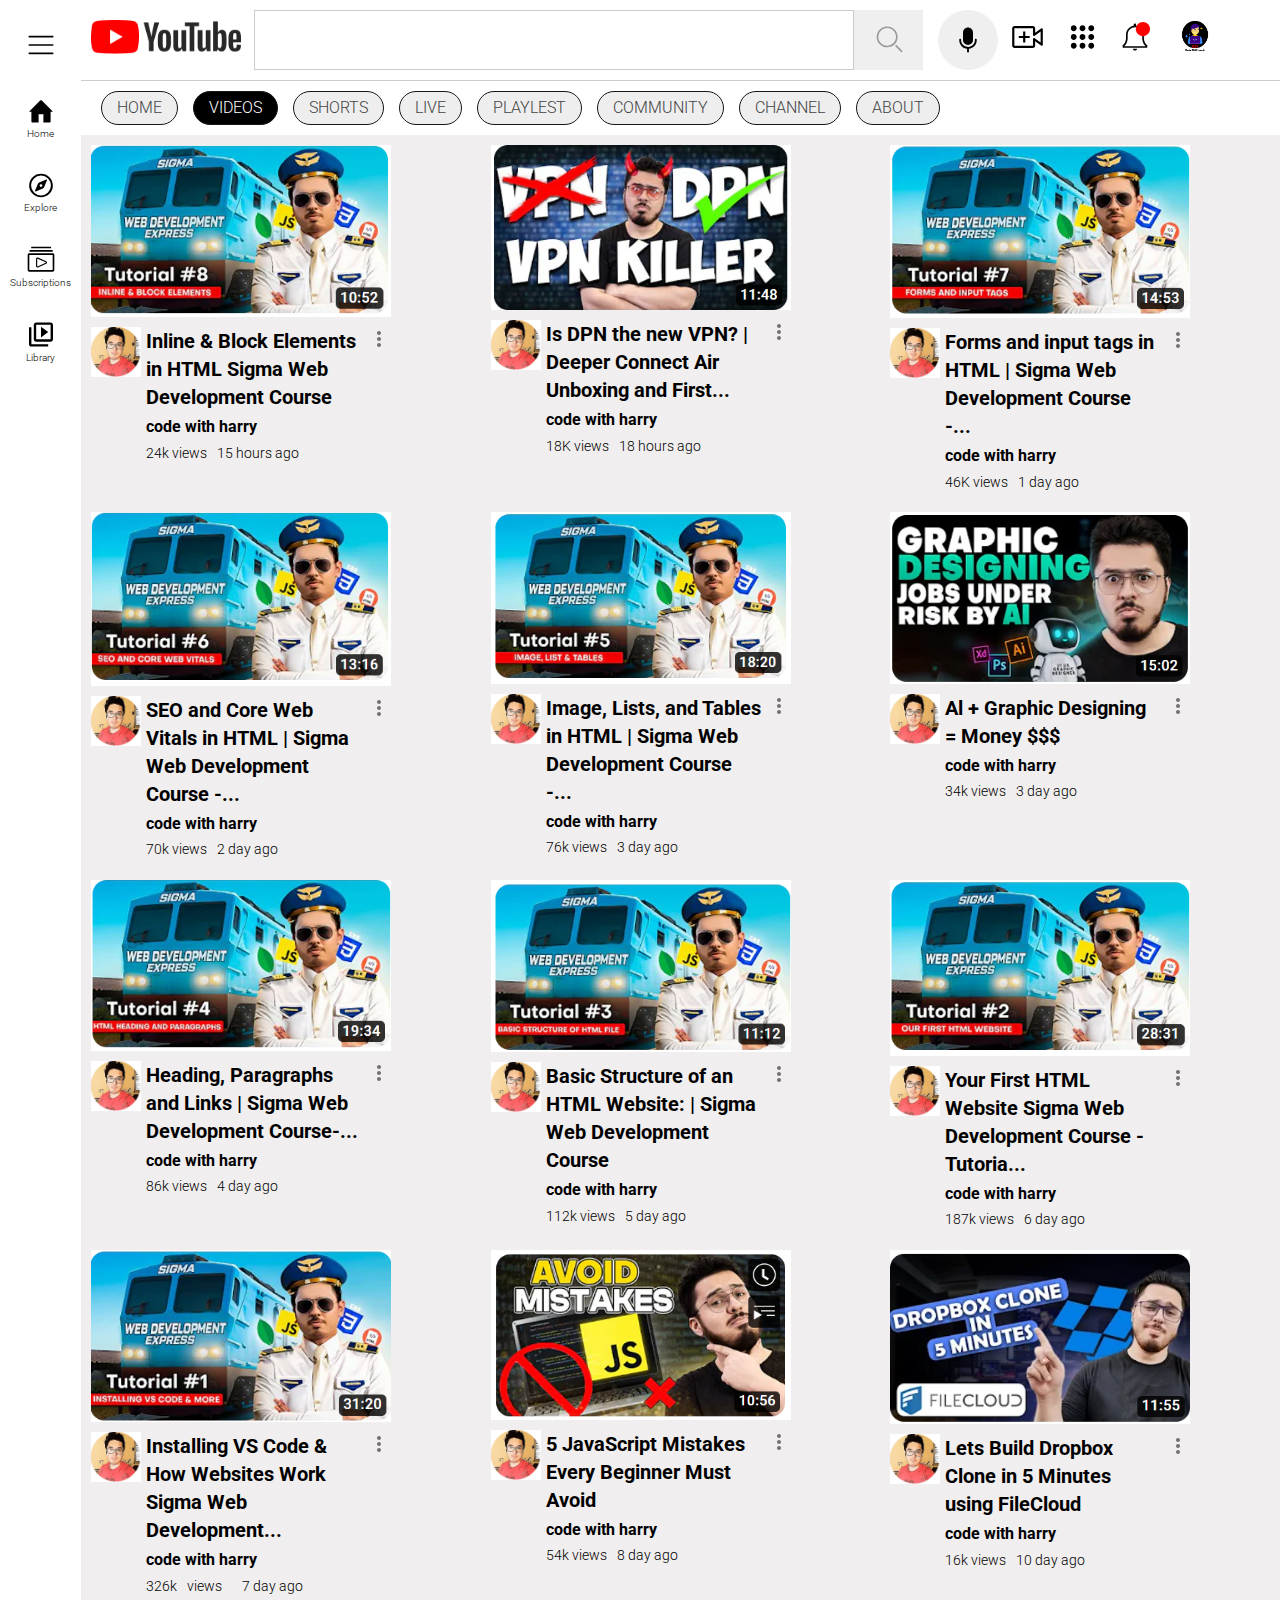
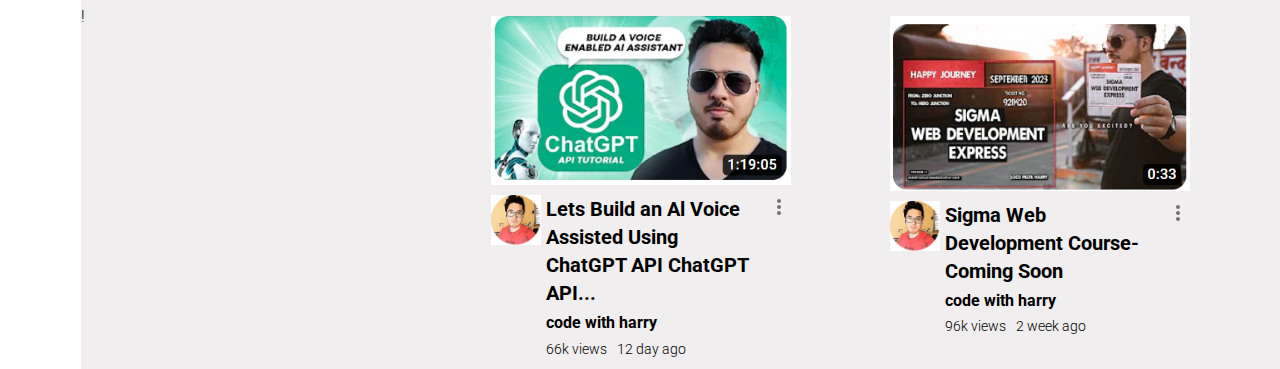
<file: index.html>
<!DOCTYPE html>
<html lang="en">
  <head>
    <meta charset="UTF-8" />
    <meta http-equiv="X-UA-Compatible" content="IE=edge" />
    <meta name="viewport" content="width=device-width, initial-scale=1.0" />
    <title>Youtube Clone</title>
    <link rel="stylesheet" href="style.css" />
  </head>
  <body>
    <div class="container">
      <aside>
        <div class="bars">
          <img src="iones/bars.svg" alt="bars" />
        </div>

        <div class="side-icons">
          <i>
            <img src="iones/home.svg" alt="home" />
          </i>
          <p>Home</p>
        </div>
        <div class="side-icons">
          <i>
            <img src="iones/compass.svg" alt="explore" />
          </i>
          <p>Explore</p>
        </div>
        <div class="side-icons">
          <i>
            <img src="iones/video-gallary.svg" alt="gallary" />
          </i>
          <p>Subscriptions</p>
        </div>
        <div class="side-icons">
          <i>
            <img src="iones/video-library.svg" alt="library" />
          </i>
          <p>Library</p>
        </div>
      </aside>
      <div class="main-container">
        <header>
          <nav>
            <div class="logo">
              <img src="imges/youtube-logo.png" alt="Youtube Logo" />
            </div>
            <div class="center-nav">
              <div class="search">
                <input type="text" />
                <button>
                  <img src="iones/search.svg" alt="search" />
                </button>
              </div>
              <div class="mic">
                <img src="iones/mic.svg" alt="mic" />
              </div>
            </div>
            <div class="side-nav">
              <i>
                <img src="iones/video-add.svg" alt="video add" />
              </i>
              <i>
                <img src="iones/dot-grid.svg" alt="grid" />
              </i>
              <i>
                <img src="iones/bell.svg" alt="bell" />
              </i>
              <i>
                <img width="50" height="50" src="imges/logo czs.png" alt="avatar" />
              </i>
            </div>
          </nav>
          <div class="tags">
            <div class="tag light">HOME</div>
            <div class="tag dark">VIDEOS</div>
            <div class="tag light">SHORTS</div>
            <div class="tag light">LIVE</div>
            <div class="tag light">PLAYLEST</div>
            <div class="tag light">COMMUNITY</div>
            <div class="tag light">CHANNEL</div>
            <div class="tag light">ABOUT</div>
          </div>
        </header>
        <main>
          <div class="card-container">
            <div class="card">
              <img src="imges/t1.png" alt="thumbnail" />
              <div class="avatar-content">
                  <div class="avatar">
                    <img width="50" height="50" src="imges/unnamed.jpg" alt="avatar" />
                  </div>


                <div class="content">
                  <h3>Inline & Block Elements in HTML Sigma Web Development Course</h3>
                  <p class="channel-name">code with harry</p>
                  <div class="content-status">
                    <p>24k views</p>
                    <p>15 hours ago</p>
                  </div>
                </div>
                <div class="dots">
                  <img src="iones/dots.svg" alt="dots" />
                </div>
              </div>
            </div>
            <div class="card">
              <img src="imges/t2.png" alt="thumbnail" />
              <div class="avatar-content">
                <div class="avatar">
                  <img width="50" height="50" src="imges/unnamed.jpg" alt="avatar" />
                </div>

                <div class="content">
                  <h3>Is DPN the new VPN? | Deeper Connect Air Unboxing and First...</h3>
                  <p class="channel-name">code with harry</p>
                  <div class="content-status">
                    <p>18K views</p>
                    <p>18 hours ago</p>
                  </div>
                </div>
                <div class="dots">
                  <img src="iones/dots.svg" alt="dots" />
                </div>
              </div>
            </div>
            <div class="card">
              <img src="imges/t3.png" alt="thumbnail" />
              <div class="avatar-content">
                <div class="avatar">
                  <img width="50" height="50" src="imges/unnamed.jpg" alt="avatar" />
                </div>

                <div class="content">
                  <h3>Forms and input tags in HTML | Sigma Web Development Course -...</h3>
                  <p class="channel-name">code with harry</p>
                  <div class="content-status">
                    <p>46K views</p>
                    <p>1 day ago</p>
                  </div>
                </div>
                <div class="dots">
                  <img src="iones/dots.svg" alt="dots" />
                </div>
              </div>
            </div>
            <div class="card">
              <img src="imges/t4.png" alt="thumbnail" />
              <div class="avatar-content">
                <div class="avatar">
                  <img width="50" height="50" src="imges/unnamed.jpg" alt="avatar" />
                </div>

                <div class="content">
                  <h3>SEO and Core Web Vitals in HTML | Sigma Web Development Course -...
                  </h3>
                  <p class="channel-name">code with harry</p>
                  <div class="content-status">
                    <p>70k views</p>
                    <p>2 day ago</p>
                  </div>
                </div>
                <div class="dots">
                  <img src="iones/dots.svg" alt="dots" />
                </div>
              </div>
            </div>
            <div class="card">
              <img src="imges/t5.png" alt="thumbnail" />
              <div class="avatar-content">
                <div class="avatar">
                  <img width="50" height="50" src="imges/unnamed.jpg" alt="avatar" />
                </div>

                <div class="content">
                  <h3>Image, Lists, and Tables in HTML | Sigma Web Development Course -...

                  </h3>
                  <p class="channel-name">code with harry</p>
                  <div class="content-status">
                    <p>76k views</p>
                    <p>3 day ago</p>
                  </div>
                </div>
                <div class="dots">
                  <img src="iones/dots.svg" alt="dots" />
                </div>
              </div>
            </div>
            <div class="card">
              <img src="imges/t6.png" alt="thumbnail" />
              <div class="avatar-content">
                <div class="avatar">
                  <img width="50" height="50" src="imges/unnamed.jpg" alt="avatar" />
                </div>

                <div class="content">
                  <h3>Al + Graphic Designing = Money $$$
                  </h3>
                  <p class="channel-name">code with harry</p>
                  <div class="content-status">
                    <p>34k views</p>
                    <p>3 day ago</p>
                  </div>
                </div>
                <div class="dots">
                  <img src="iones/dots.svg" alt="dots" />
                </div>
              </div>
            </div>
            <div class="card">
              <img src="imges/t7.png" alt="thumbnail" />
              <div class="avatar-content">
                <div class="avatar">
                  <img width="50" height="50" src="imges/unnamed.jpg" alt="avatar" />
                </div>

                <div class="content">
                  <h3>Heading, Paragraphs and Links | Sigma Web Development Course-...
                  </h3>
                  <p class="channel-name">code with harry</p>
                  <div class="content-status">
                    <p>86k views</p>
                    <p>4 day ago</p>
                  </div>
                </div>
                <div class="dots">
                  <img src="iones/dots.svg" alt="dots" />
                </div>
              </div>
            </div>
            <div class="card">
              <img src="imges/t8.png" alt="thumbnail" />
              <div class="avatar-content">
                <div class="avatar">
                  <img width="50" height="50" src="imges/unnamed.jpg" alt="avatar" />
                </div>

                <div class="content">
                  <h3>Basic Structure of an HTML Website: | Sigma Web Development Course
                  </h3>
                  <p class="channel-name">code with harry</p>
                  <div class="content-status">
                    <p>112k views</p>
                    <p>5 day ago</p>
                  </div>
                </div>
                <div class="dots">
                  <img src="iones/dots.svg" alt="dots" />
                </div>
              </div>
            </div>
            <div class="card">
              <img src="imges/t9.png" alt="thumbnail" />
              <div class="avatar-content">
                <div class="avatar">
                  <img width="50" height="50" src="imges/unnamed.jpg" alt="avatar" />
                </div>

                <div class="content">
                  <h3>Your First HTML Website Sigma Web Development Course - Tutoria...
                  </h3>
                  <p class="channel-name">code with harry</p>
                  <div class="content-status">
                    <p>187k views</p>
                    <p>6 day ago</p>
                  </div>
                </div>
                <div class="dots">
                  <img src="iones/dots.svg" alt="dots" />
                </div>
              </div>
            </div>
            <div class="card">
              <img src="imges/t10.png" alt="thumbnail" />
              <div class="avatar-content">
                <div class="avatar">
                  <img width="50" height="50" src="imges/unnamed.jpg" alt="avatar" />
                </div>

                <div class="content">
                  <h3>Installing VS Code & How Websites Work Sigma Web Development...

                  </h3>
                  <p class="channel-name">code with harry</p>
                  <div class="content-status">
                    <p>326k</p> views</p>
                    <p>7 day ago</p>
                  </div>
                </div>
                <div class="dots">
                  <img src="iones/dots.svg" alt="dots" />
                </div>
              </div>
            </div>
            <div class="card">
              <img src="imges/t11.png" alt="thumbnail" />
              <div class="avatar-content">
                <div class="avatar">
                  <img width="50" height="50" src="imges/unnamed.jpg" alt="avatar" />
                </div>

                <div class="content">
                  <h3>5 JavaScript Mistakes Every Beginner Must Avoid
                  </h3>
                  <p class="channel-name">code with harry</p>
                  <div class="content-status">
                    <p>54k views</p>
                    <p>8 day ago</p>
                  </div>
                </div>
                <div class="dots">
                  <img src="iones/dots.svg" alt="dots" />
                </div>
              </div>
            </div>
            <div class="card">
              <img src="imges/t12.png" alt="thumbnail" />
              <div class="avatar-content">
                <div class="avatar">
                  <img width="50" height="50" src="imges/unnamed.jpg" alt="avatar" />
                </div>

                <div class="content">
                  <h3>Lets Build Dropbox Clone in 5
                     Minutes using FileCloud
                    </h3>
                  <p class="channel-name">code with harry</p>
                  <div class="content-status">
                    <p>16k views</p>
                    <p>10 day ago</p>
                  </div>
                </div>
                <div class="dots">
                  <img src="iones/dots.svg" alt="dots" />
                </div>
              </div>
            </div>
            !<div class="card">
              <img src="imges/t13.png" alt="thumbnail" />
              <div class="avatar-content">
                <div class="avatar">
                  <img width="50" height="50" src="imges/unnamed.jpg" alt="avatar" />
                </div>
                <div class="content">
                  <h3>Lets Build an Al Voice Assisted Using ChatGPT API ChatGPT API...
                    </h3>
                  <p class="channel-name">code with harry</p>
                  <div class="content-status">
                    <p>66k views</p>
                    <p>12 day ago</p>
                  </div>
                </div>
                <div class="dots">
                  <img src="iones/dots.svg" alt="dots" />
                </div>
              </div>
            </div>
            <div class="card">
              <img src="imges/t14.png" alt="thumbnail" />
              <div class="avatar-content">
                <div class="avatar">
                  <img width="50" height="50" src="imges/unnamed.jpg" alt="avatar" />
                </div>

                <div class="content">
                  <h3>Sigma Web Development Course- Coming Soon
                  </h3>
                  <p class="channel-name">code with harry</p>
                  <div class="content-status">
                    <p>96k views</p>
                    <p>2 week ago</p>
                  </div>
                </div>
                <div class="dots">
                  <img src="iones/dots.svg" alt="dots" />
                </div>
                 <!-- <div class="card">
                  <img src="imges/t15.png" alt="thumbnail" />
                  <div class="avatar-content">
                    <div class="avatar">
                      <img width="50" height="50" src="imges/unnamed.jpg" alt="avatar" />
                    </div>
    
                    <div class="content">
                      <h3>Let's Build an Email Validator with HTML, CSS, and JavaScript
                      </h3>
                      <p class="channel-name">code with harry</p>
                      <div class="content-status">
                        <p>43k views</p>
                        <p>3 week ago</p>
                      </div>
                    </div>
                    <div class="dots">
                      <img src="iones/dots.svg" alt="dots" />
                    </div>  -->
              </div>
            </div>  
              </div>
            </div>
          </div>
        </main>
      </div>
    </div>
  </body>
</html>
</file>
<file: style.css>
@import url("https://fonts.googleapis.com/css2?family=Roboto:ital,wght@0,100;0,300;0,500;0,700;0,900;1,100;1,300;1,400;1,500;1,700;1,900&display=swap");

* {
  margin: 0;
  padding: 0;
  box-sizing: border-box;
}

html,
body {
  font-family: "Roboto", sans-serif;
  font-weight: 300;
  line-height: 1.4;
}

nav {
  display: flex;
  justify-content: space-between;
  align-items: center;
  padding: 10px;
}
.logo img {
  width: 150px;
  height: auto;
}

.center-nav {
  display: flex;
}
.search {
  display: flex;
}
.search input {
  min-width: 600px;
  padding: 10px 20px;
  border: 0.5px solid #ccc;
}
.search button {
  border: none;
  padding: 10px 20px;
}

.mic {
  padding: 15px;
  border-radius: 50%;
  background: rgb(240, 239, 239);
  display: grid;
  place-items: center;
  margin-left: 15px;
}
.mic img {
  width: 30px;
}

.side-nav {
  display: flex;
  align-items: center;
  justify-content: center;
  gap: 20px;
  margin-right: 50px;
}

.tags {
  display: flex;
  padding: 10px 20px;
  gap: 15px;
  border-top: 1px solid #ccc;
}
.tag {
  padding: 5px 15px;
  border-radius: 20px;
  border: 1px solid rgb(22, 22, 22);
}
.dark {
  background: #000;
  color: white;
}
.light {
  background: rgb(238, 238, 238);
  color: rgb(67, 67, 67);
}

.container {
  display: flex;
}

aside {
  padding: 10px;
  display: flex;
  flex-direction: column;
  align-items: center;
  gap: 30px;
}

.side-icons {
  display: flex;
  flex-direction: column;
  align-items: center;
  justify-content: center;
}
.side-icons img {
  width: 30px;
}

.side-icons p {
  font-size: 10px;
  margin-top: -5px;
}
.bars {
  margin-top: 20px;
}
.main-container {
  width: 100%;
}
main {
  min-height: 100vh;
  background: rgb(240, 238, 238);
}

.card-container {
  display: grid;
  grid-template-columns: repeat(auto-fit, minmax(320px, 1fr));
}
.card {
  padding: 10px;
  max-width: 320px;
  display: flex;
  flex-direction: column;
}
.avatar-content {
  padding-top: 10px;
  display: flex;
  gap: 5px;
}
.card h3 {
  font-size: 20px;
}

.content {
  display: flex;
  flex-direction: column;
  gap: 5px;
}
.channel-name {
  font-size: 16px;
  font-weight: bold;
}
.content-status {
  display: flex;
  font-size: 14px;
  gap: 10px;
}
</file>
